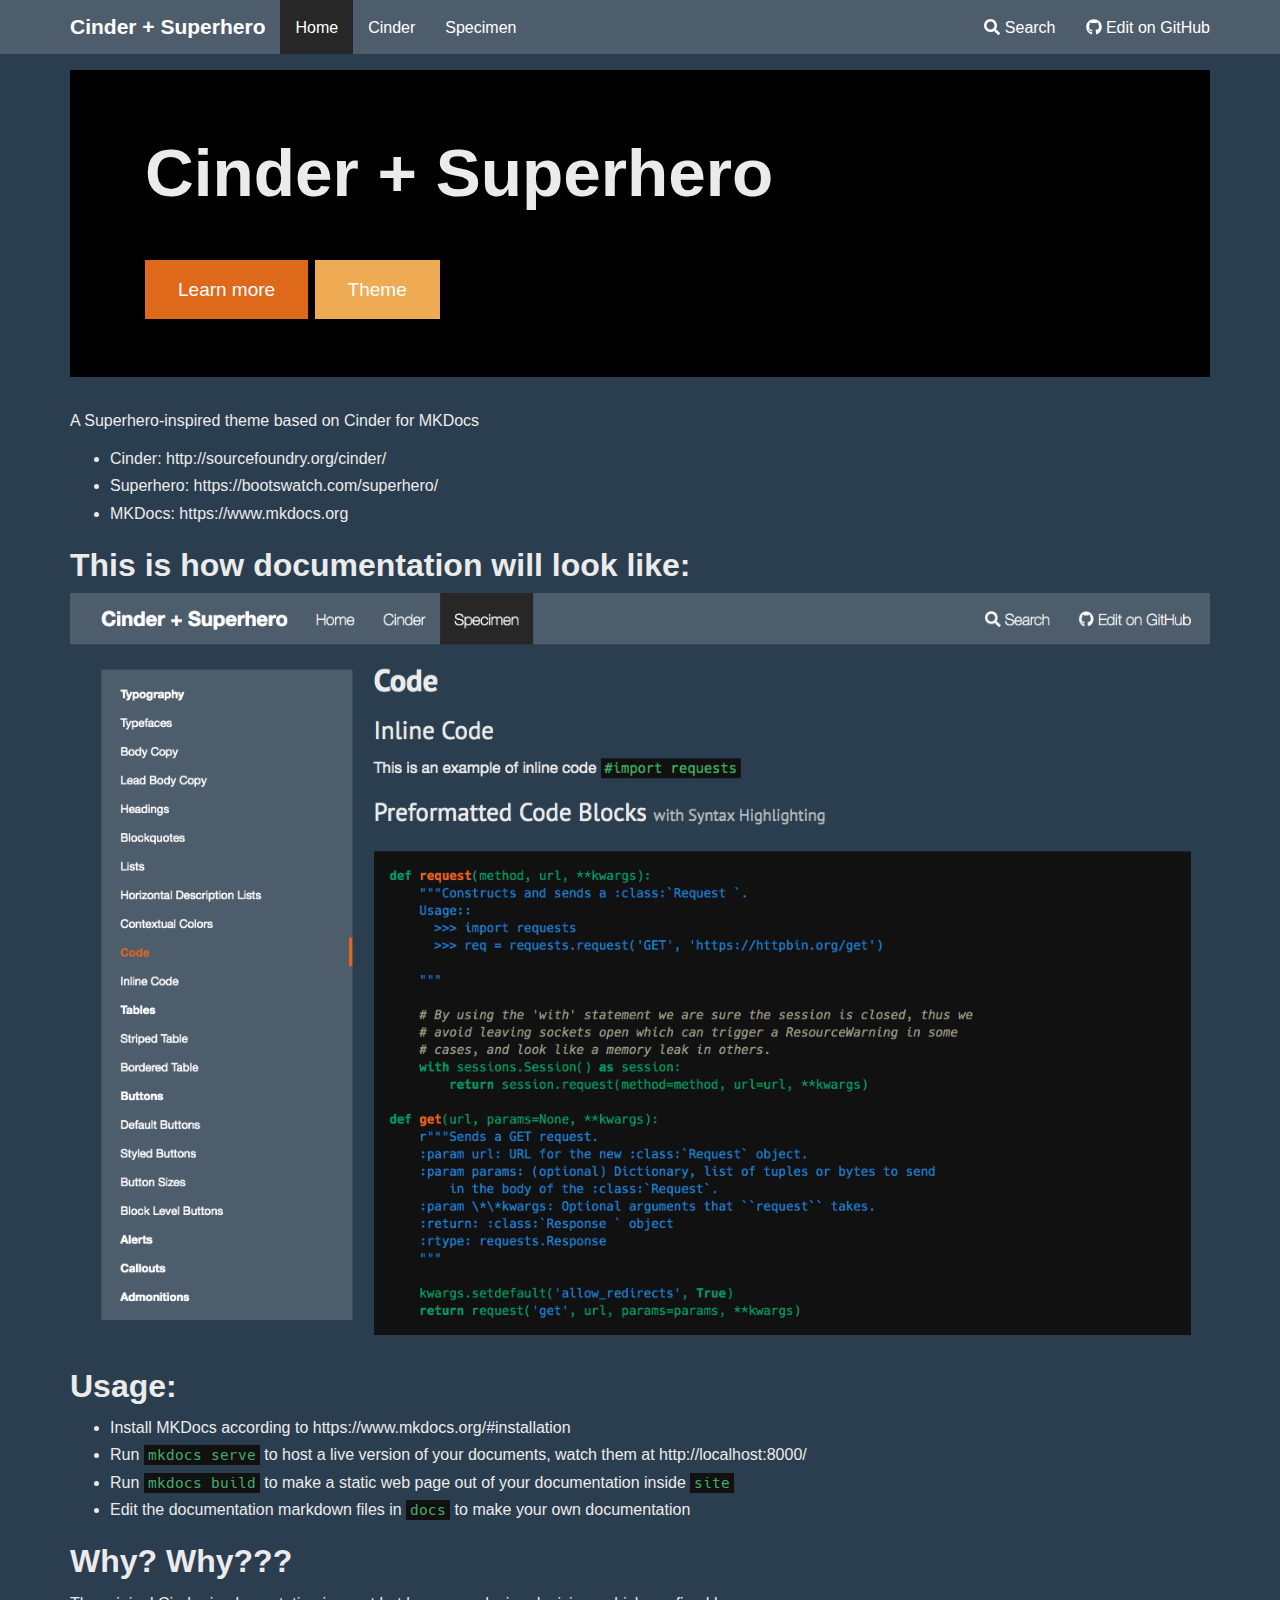
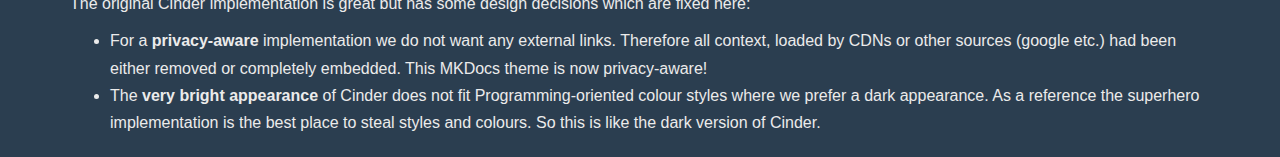
<file: index.html>
<!DOCTYPE html>
<html lang="en">

<head>
    <meta charset="utf-8">
    <meta http-equiv="X-UA-Compatible" content="IE=edge">
    <meta name="viewport" content="width=device-width, initial-scale=1.0">
    <meta name="description" content="A Superhero-modified version of Cinder">
    <meta name="author" content="Christopher Simpkins, Michael Christen">
    
    <link rel="img/favicon.ico">

    
    <title>Home - Cinder + Superhero</title>
    

    <link href="css/hack.min.css" rel="stylesheet">
    <link href="css/bootstrap-custom.css" rel="stylesheet">
    <link href="css/base.css" rel="stylesheet">
    <link href="css/cinder.css" rel="stylesheet">
    <link href="css/highlight.css" rel="stylesheet">

    <!-- HTML5 shim and Respond.js IE8 support of HTML5 elements and media queries -->
    <!--[if lt IE 9]>
            <script src="https://cdn.jsdelivr.net/npm/html5shiv@3.7.3/dist/html5shiv.min.js"></script>
            <script src="https://cdn.jsdelivr.net/npm/respond.js@1.4.2/dest/respond.min.js"></script>
        <![endif]-->

     
</head>

<body class="homepage" >

    <div class="navbar navbar-default navbar-fixed-top" role="navigation">
    <div class="container">

        <!-- Collapsed navigation -->
        <div class="navbar-header">
            <!-- Expander button -->
            <button type="button" class="navbar-toggle" data-toggle="collapse" data-target=".navbar-collapse">
                <span class="sr-only">Toggle navigation</span>
                <span class="icon-bar"></span>
                <span class="icon-bar"></span>
                <span class="icon-bar"></span>
            </button>
            

            <!-- Main title -->

            <a class="navbar-brand" href=".">Cinder + Superhero</a>
        </div>

        <!-- Expanded navigation -->
        <div class="navbar-collapse collapse">
                <!-- Main navigation -->
                <ul class="nav navbar-nav">
                
                
                    <li class="active">
                        <a href=".">Home</a>
                    </li>
                
                
                
                    <li >
                        <a href="cinder/">Cinder</a>
                    </li>
                
                
                
                    <li >
                        <a href="specimen/">Specimen</a>
                    </li>
                
                
                </ul>

            <ul class="nav navbar-nav navbar-right">
                    <li>
                        <a href="#" data-toggle="modal" data-target="#mkdocs_search_modal">
                            <i class="fas fa-search"></i> Search
                        </a>
                    </li>
		    <!--
                    <li class="disabled">
                        <a rel="prev" >
                            <i class="fas fa-arrow-left"></i> Previous
                        </a>
                    </li>
                    <li >
                        <a rel="next" href="cinder/">
                            Next <i class="fas fa-arrow-right"></i>
                        </a>
                    </li>
		    -->
                    <li>
                        <a href="https://github.com/Orbiter/MkDocs-Theme-Cinder-Superhero/edit/master/docs/index.md"><i class="fab fa-github"></i> Edit on GitHub</a>
                    </li>
            </ul>
        </div>
    </div>
</div>

    <div class="container">
        
        
        <div class="col-md-12" role="main">

<div class="jumbotron"><div class="container">
  <h1>Cinder + Superhero</h1>
  <p>&nbsp;</p>
  <p><a class="btn btn-primary btn-lg" href="/cinder/" role="button">Learn more</a>
  <a class="btn btn-warning btn-lg" href="/specimen/" role="button">Theme</a></p>
</div></div>

<p>A Superhero-inspired theme based on Cinder for MKDocs</p>
<ul>
<li>Cinder: http://sourcefoundry.org/cinder/</li>
<li>Superhero: https://bootswatch.com/superhero/</li>
<li>MKDocs: https://www.mkdocs.org</li>
</ul>
<h2 id="this-is-how-documentation-will-look-like">This is how documentation will look like:</h2>
<p><img alt="Screenshot" src="img/screenshot.png" /></p>
<h2 id="usage">Usage:</h2>
<ul>
<li>Install MKDocs according to https://www.mkdocs.org/#installation</li>
<li>Run <code>mkdocs serve</code> to host a live version of your documents, watch them at http://localhost:8000/</li>
<li>Run <code>mkdocs build</code> to make a static web page out of your documentation inside <code>site</code></li>
<li>Edit the documentation markdown files in <code>docs</code> to make your own documentation</li>
</ul>
<h2 id="why-why">Why? Why???</h2>
<p>The original Cinder implementation is great but has some design decisions which are fixed here:</p>
<ul>
<li>For a <strong>privacy-aware</strong> implementation we do not want any external links. Therefore all context, loaded by CDNs or other sources (google etc.) had been either removed or completely embedded. This MKDocs theme is now privacy-aware!</li>
<li>The <strong>very bright appearance</strong> of Cinder does not fit Programming-oriented colour styles where we prefer a dark appearance. As a reference the superhero implementation is the best place to steal styles and colours. So this is like the dark version of Cinder.</li>
</ul></div>
        
        
    </div>

    <footer class="col-md-12 text-center">
        
        <p>
        <!--
	<small>Documentation built with <a href="http://www.mkdocs.org/">MkDocs</a>.</p></small>
	-->

        
        
    </footer>
    <script src="js/jquery.min.js"></script>
    <script src="js/fontawesome-all.js"></script>
    <script src="js/bootstrap-3.0.3.min.js"></script>
    <script src="js/highlight.pack.js"></script>
    <script>hljs.initHighlightingOnLoad();</script>
    <script>var base_url = "."</script>
    
    <script src="js/base.js"></script>
    <script src="search/main.js"></script>

    <div class="modal" id="mkdocs_search_modal" tabindex="-1" role="dialog" aria-labelledby="searchModalLabel" aria-hidden="true">
    <div class="modal-dialog modal-lg">
        <div class="modal-content">
            <div class="modal-header">
                <h4 class="modal-title" id="searchModalLabel">Search</h4>
                <button type="button" class="close" data-dismiss="modal"><span aria-hidden="true">&times;</span><span class="sr-only">Close</span></button>
            </div>
            <div class="modal-body">
                <p>
                    From here you can search these documents. Enter
                    your search terms below.
                </p>
                <form>
                    <div class="form-group">
                        <input type="text" class="form-control" placeholder="Search..." id="mkdocs-search-query" title="Type search term here">
                    </div>
                </form>
                <div id="mkdocs-search-results"></div>
            </div>
            <div class="modal-footer">
            </div>
        </div>
    </div>
</div><div class="modal" id="mkdocs_keyboard_modal" tabindex="-1" role="dialog" aria-labelledby="keyboardModalLabel" aria-hidden="true">
    <div class="modal-dialog">
        <div class="modal-content">
            <div class="modal-header">
                <h4 class="modal-title" id="keyboardModalLabel">Keyboard Shortcuts</h4>
                <button type="button" class="close" data-dismiss="modal"><span aria-hidden="true">&times;</span><span class="sr-only">Close</span></button>
            </div>
            <div class="modal-body">
              <table class="table">
                <thead>
                  <tr>
                    <th style="width: 20%;">Keys</th>
                    <th>Action</th>
                  </tr>
                </thead>
                <tbody>
                  <tr>
                    <td class="help shortcut"><kbd>?</kbd></td>
                    <td>Open this help</td>
                  </tr>
                  <tr>
                    <td class="next shortcut"><kbd>n</kbd></td>
                    <td>Next page</td>
                  </tr>
                  <tr>
                    <td class="prev shortcut"><kbd>p</kbd></td>
                    <td>Previous page</td>
                  </tr>
                  <tr>
                    <td class="search shortcut"><kbd>s</kbd></td>
                    <td>Search</td>
                  </tr>
                </tbody>
              </table>
            </div>
            <div class="modal-footer">
            </div>
        </div>
    </div>
</div>
    </body>

</html>
</file>
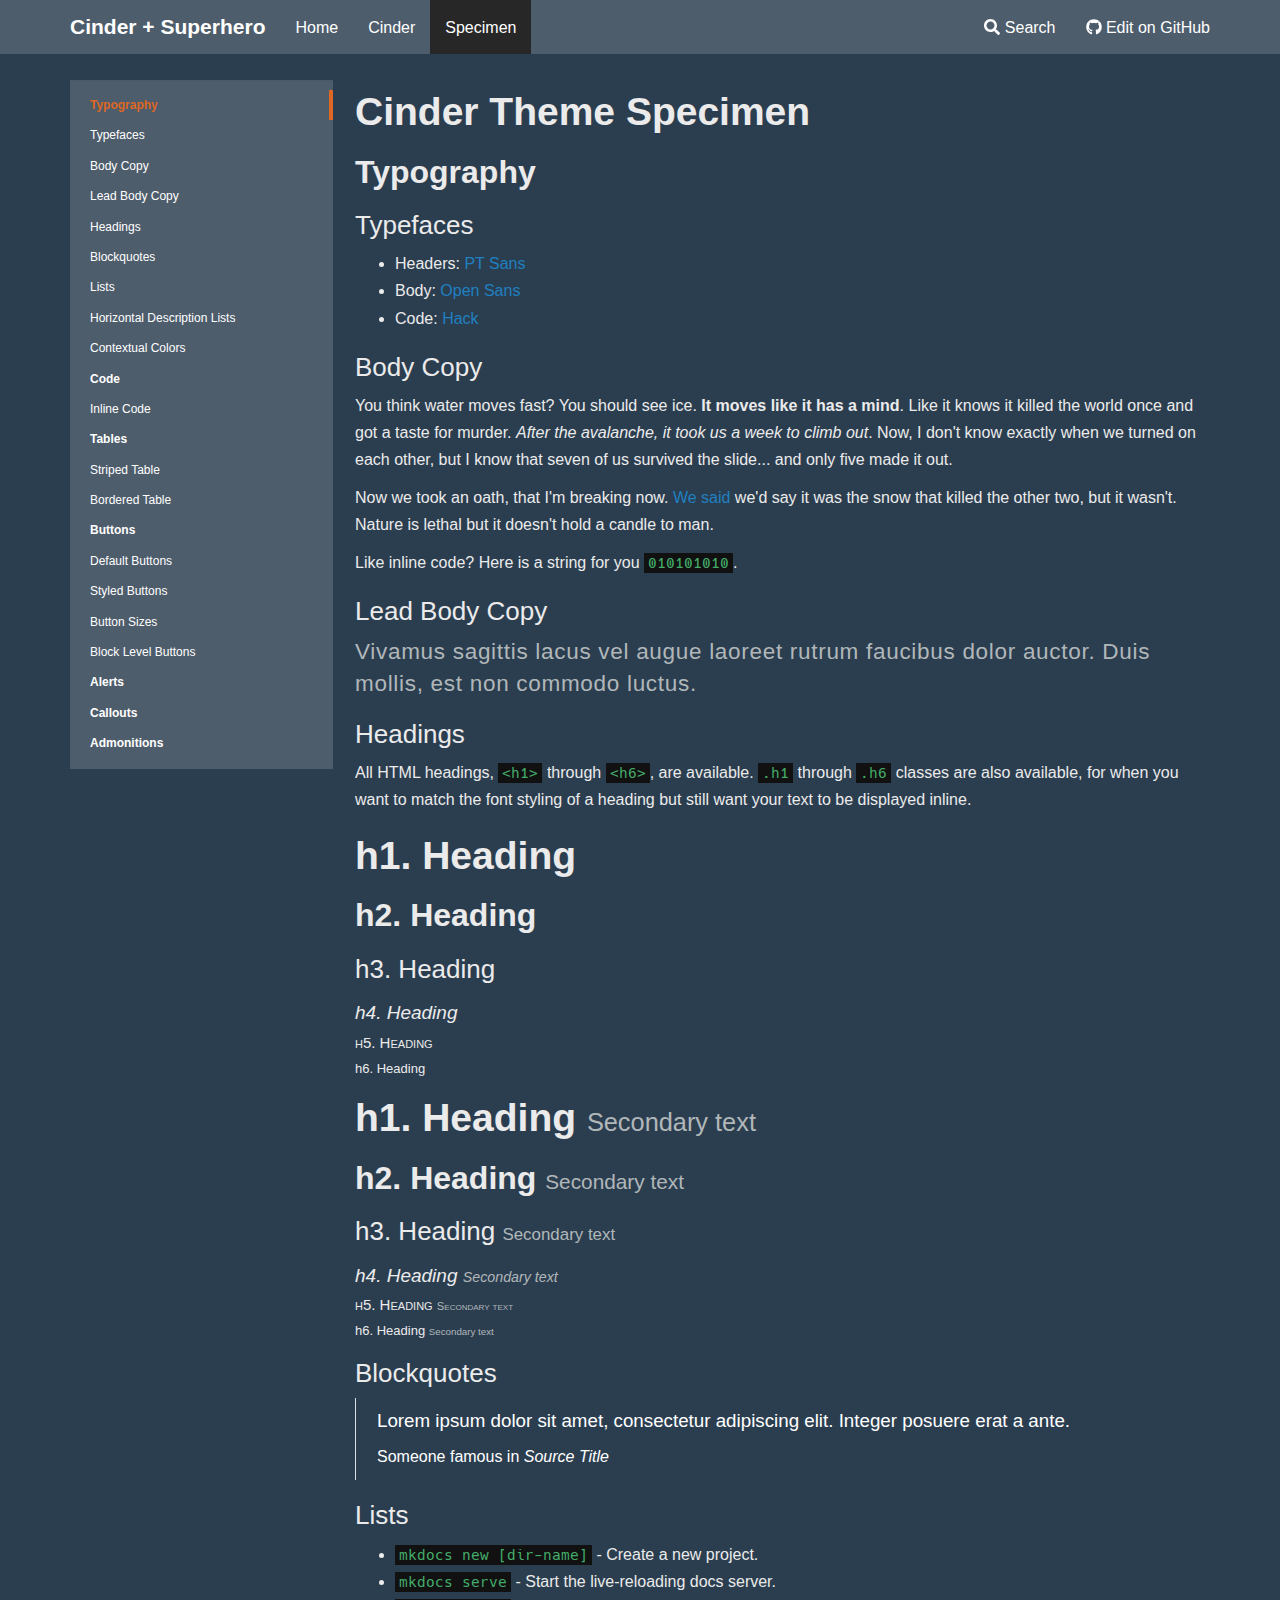
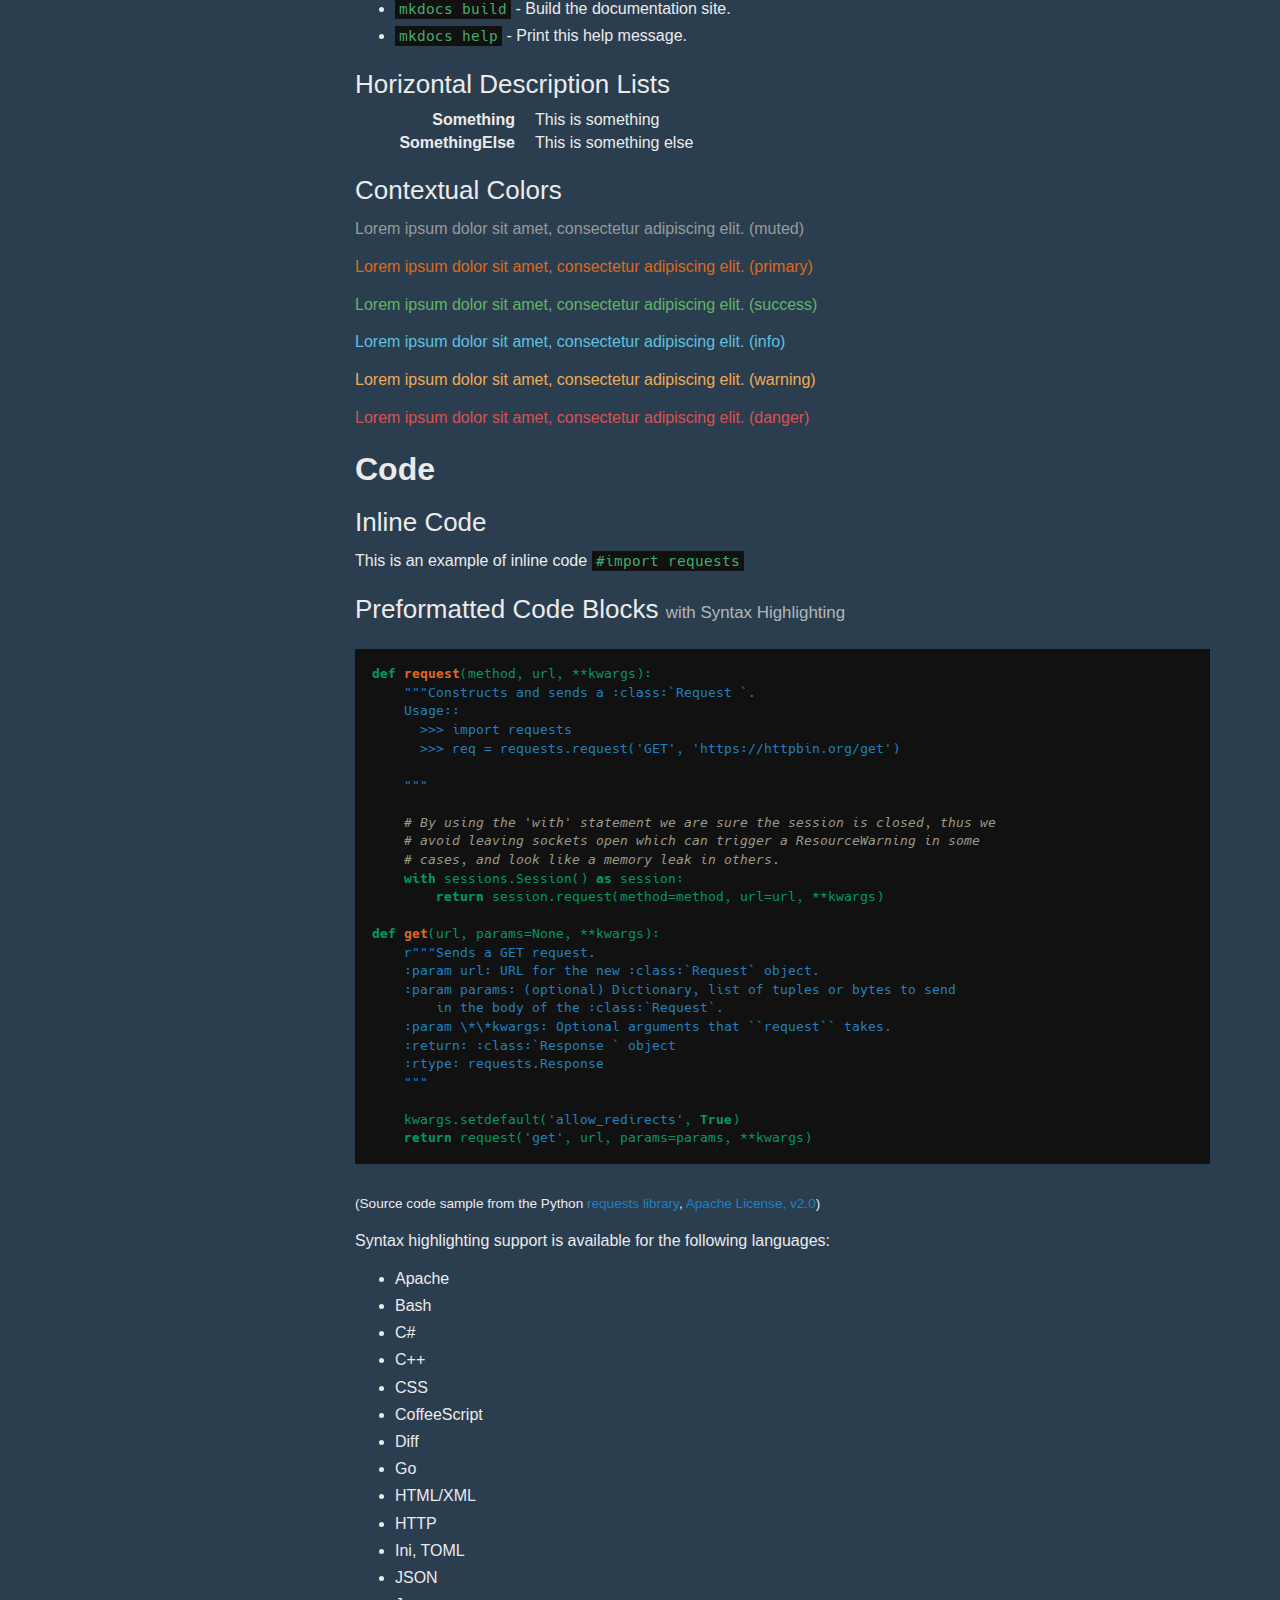
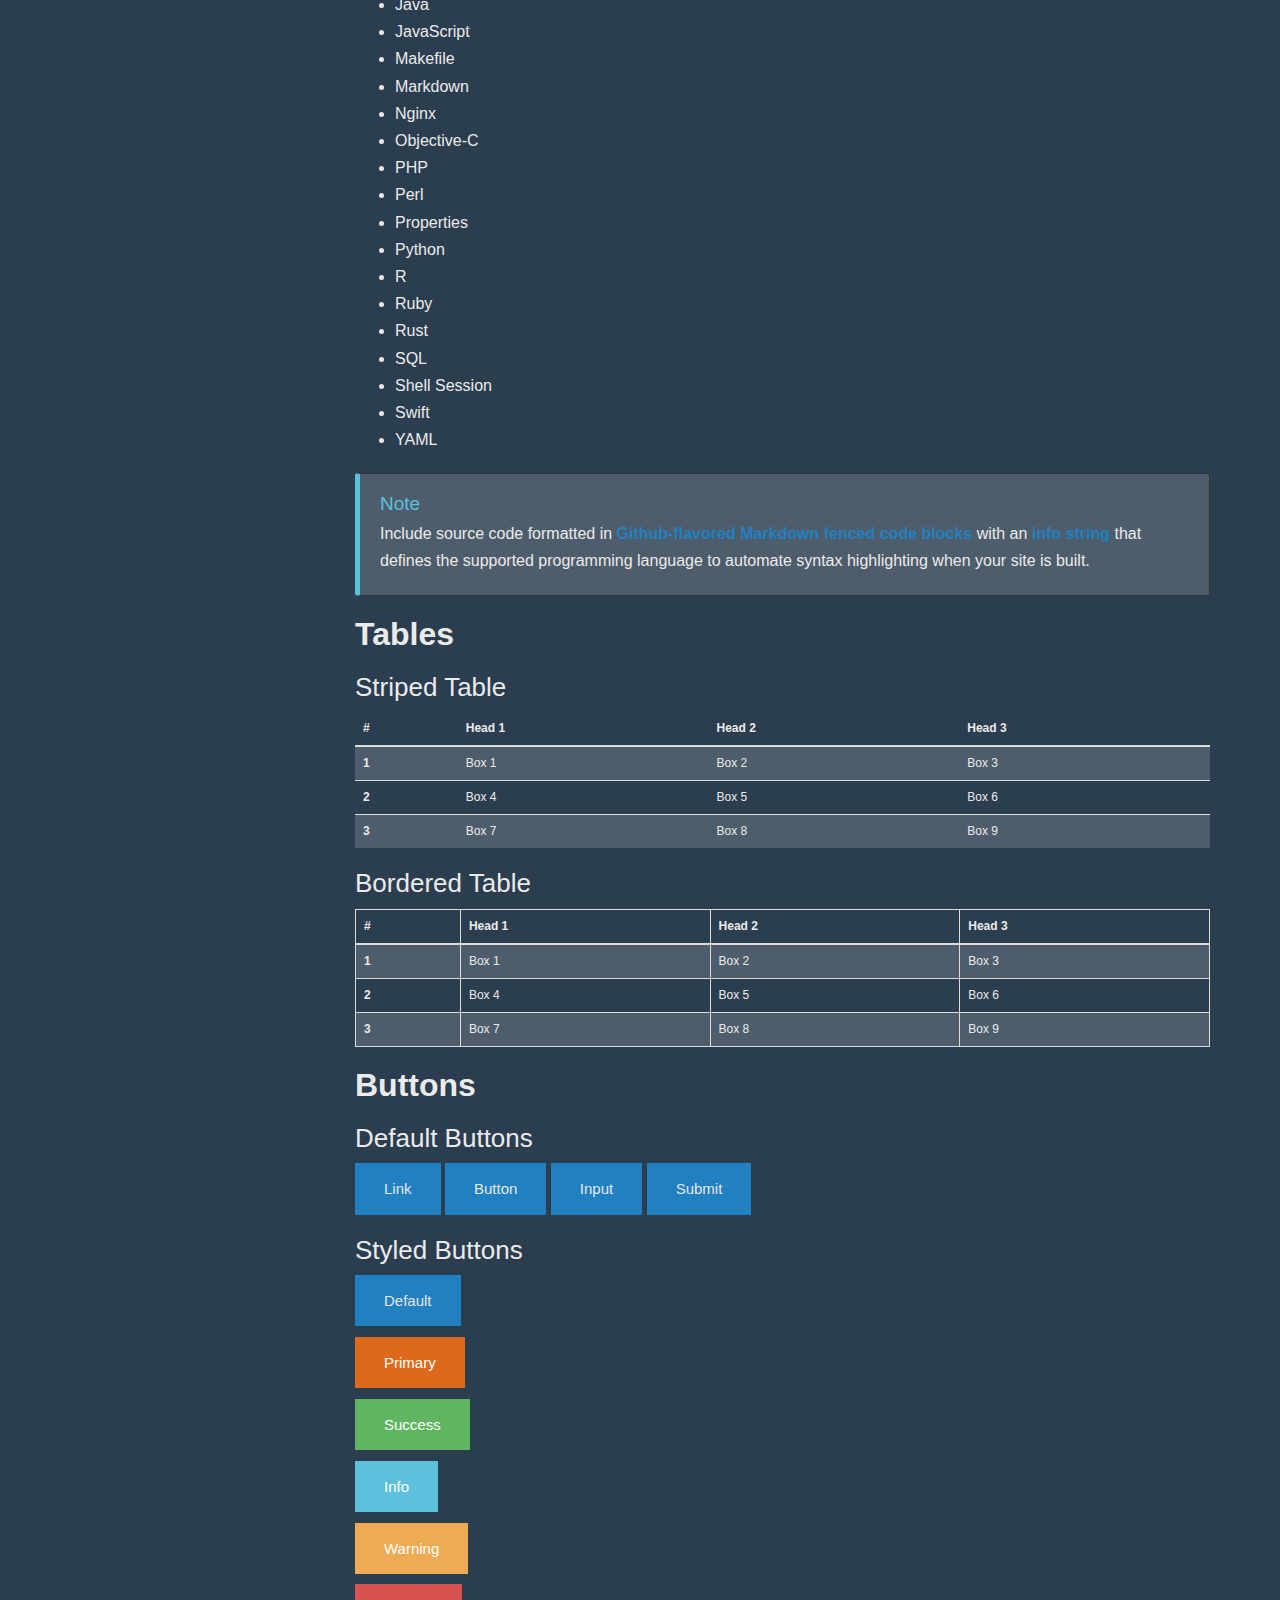
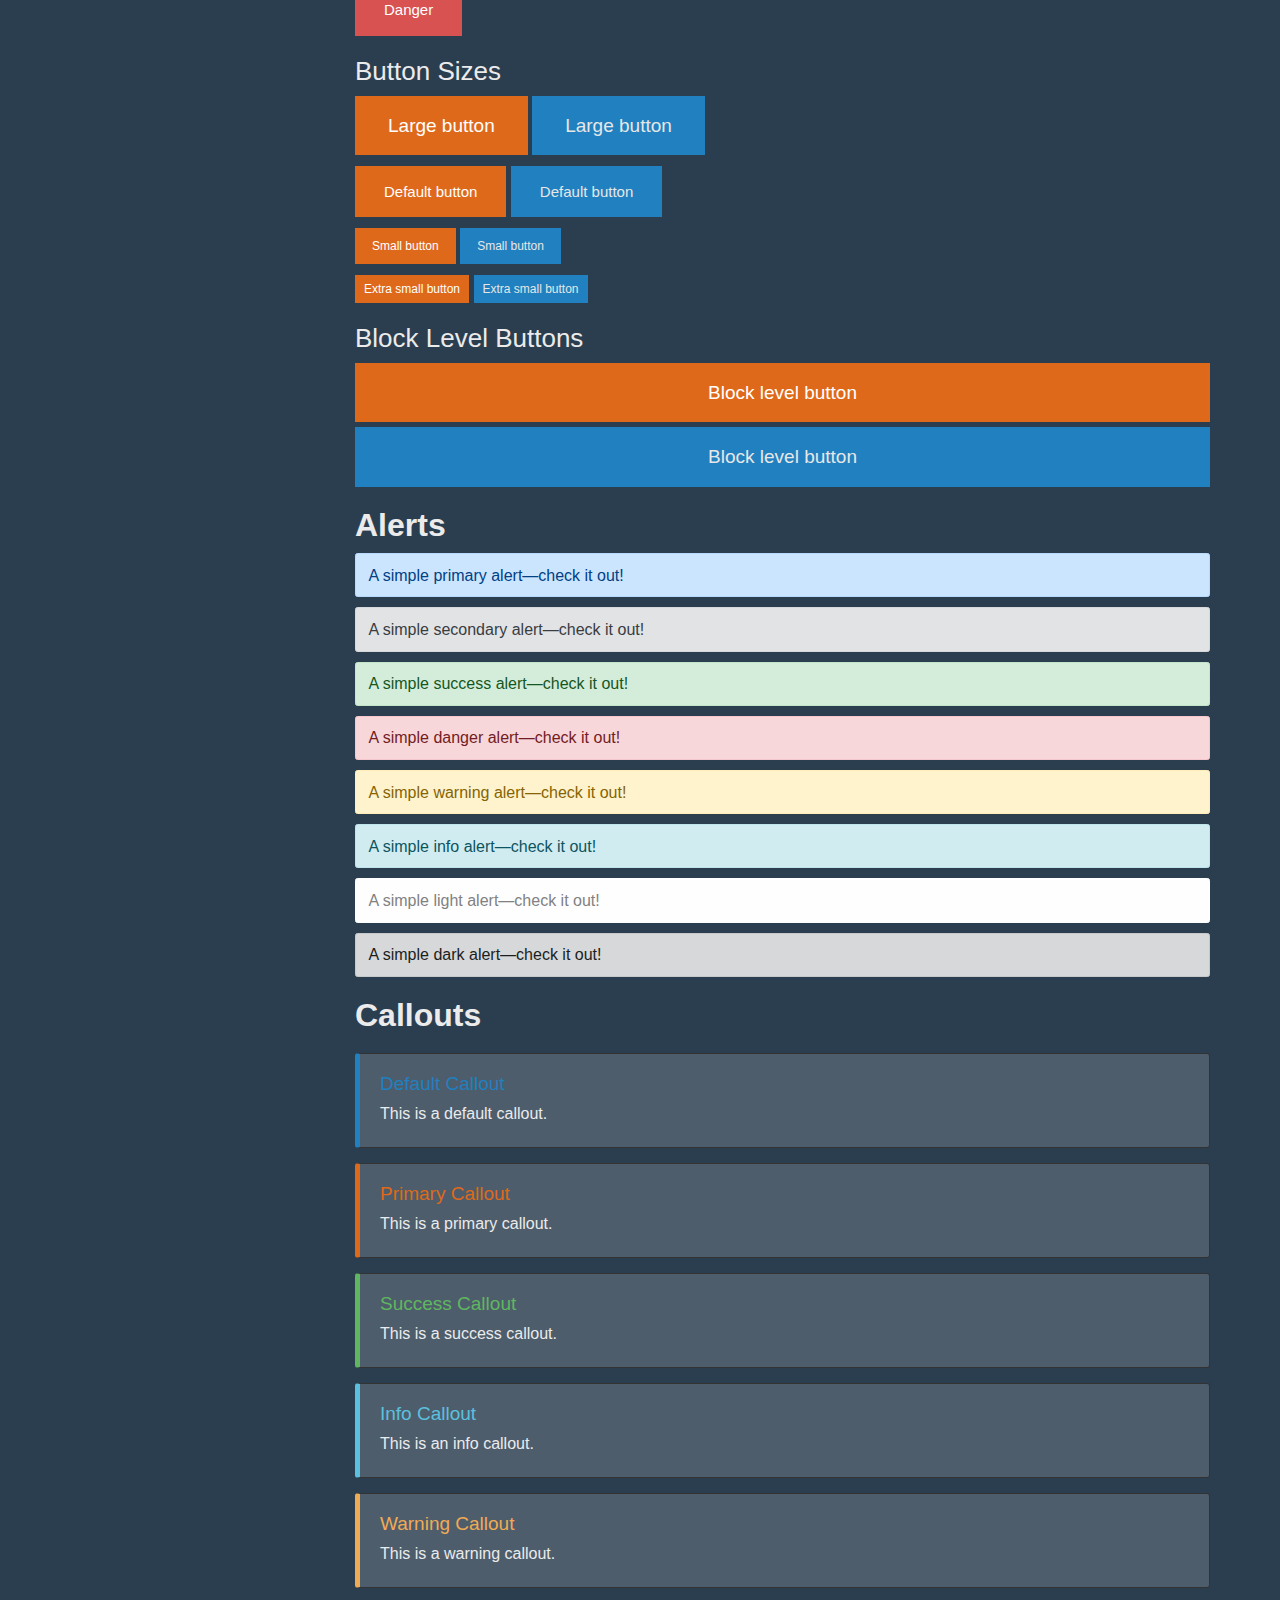
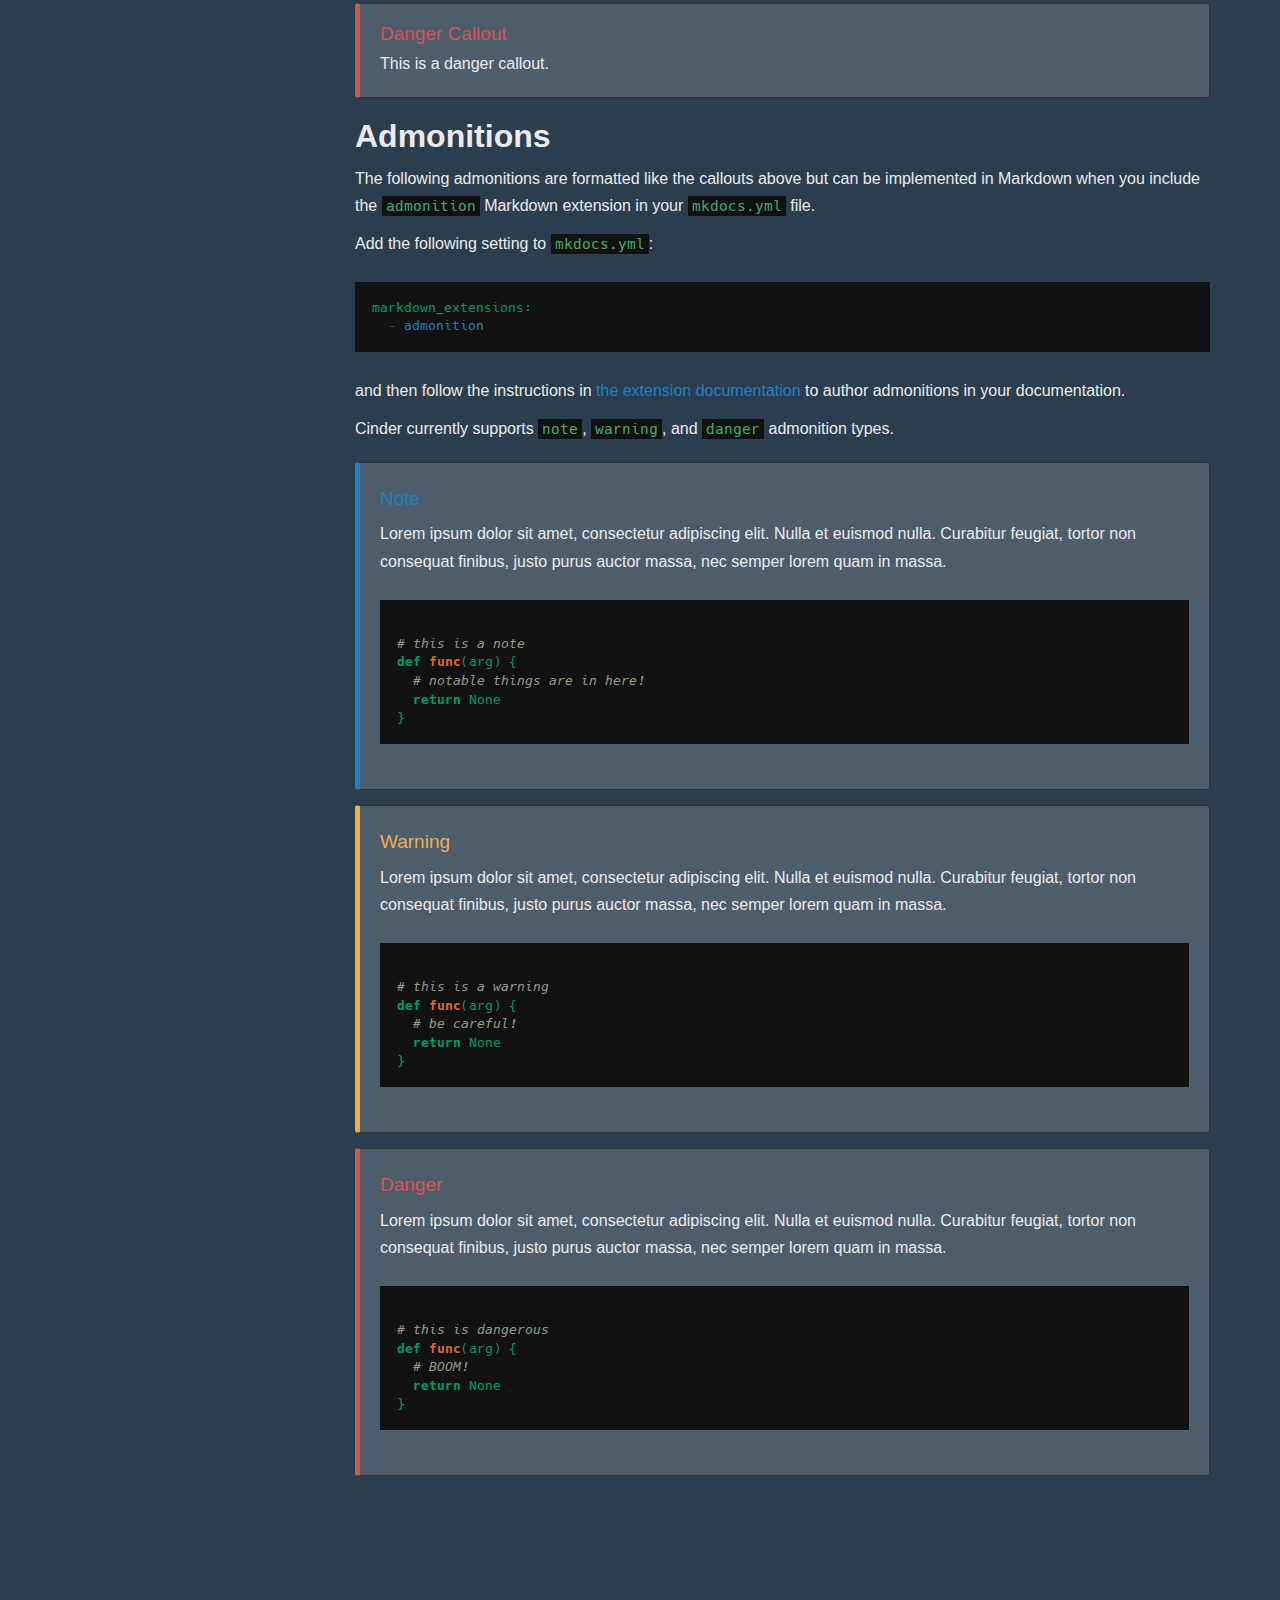
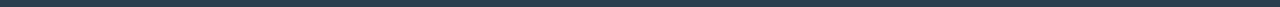
<file: specimen/index.html>
<!DOCTYPE html>
<html lang="en">

<head>
    <meta charset="utf-8">
    <meta http-equiv="X-UA-Compatible" content="IE=edge">
    <meta name="viewport" content="width=device-width, initial-scale=1.0">
    <meta name="description" content="A Superhero-modified version of Cinder">
    <meta name="author" content="Christopher Simpkins, Michael Christen">
    
    <link rel="../img/favicon.ico">

    
    <title>Specimen - Cinder + Superhero</title>
    

    <link href="../css/hack.min.css" rel="stylesheet">
    <link href="../css/bootstrap-custom.css" rel="stylesheet">
    <link href="../css/base.css" rel="stylesheet">
    <link href="../css/cinder.css" rel="stylesheet">
    <link href="../css/highlight.css" rel="stylesheet">

    <!-- HTML5 shim and Respond.js IE8 support of HTML5 elements and media queries -->
    <!--[if lt IE 9]>
            <script src="https://cdn.jsdelivr.net/npm/html5shiv@3.7.3/dist/html5shiv.min.js"></script>
            <script src="https://cdn.jsdelivr.net/npm/respond.js@1.4.2/dest/respond.min.js"></script>
        <![endif]-->

     
</head>

<body>

    <div class="navbar navbar-default navbar-fixed-top" role="navigation">
    <div class="container">

        <!-- Collapsed navigation -->
        <div class="navbar-header">
            <!-- Expander button -->
            <button type="button" class="navbar-toggle" data-toggle="collapse" data-target=".navbar-collapse">
                <span class="sr-only">Toggle navigation</span>
                <span class="icon-bar"></span>
                <span class="icon-bar"></span>
                <span class="icon-bar"></span>
            </button>
            

            <!-- Main title -->

            <a class="navbar-brand" href="..">Cinder + Superhero</a>
        </div>

        <!-- Expanded navigation -->
        <div class="navbar-collapse collapse">
                <!-- Main navigation -->
                <ul class="nav navbar-nav">
                
                
                    <li >
                        <a href="..">Home</a>
                    </li>
                
                
                
                    <li >
                        <a href="../cinder/">Cinder</a>
                    </li>
                
                
                
                    <li class="active">
                        <a href="./">Specimen</a>
                    </li>
                
                
                </ul>

            <ul class="nav navbar-nav navbar-right">
                    <li>
                        <a href="#" data-toggle="modal" data-target="#mkdocs_search_modal">
                            <i class="fas fa-search"></i> Search
                        </a>
                    </li>
		    <!--
                    <li >
                        <a rel="prev" href="../cinder/">
                            <i class="fas fa-arrow-left"></i> Previous
                        </a>
                    </li>
                    <li class="disabled">
                        <a rel="next" >
                            Next <i class="fas fa-arrow-right"></i>
                        </a>
                    </li>
		    -->
                    <li>
                        <a href="https://github.com/Orbiter/MkDocs-Theme-Cinder-Superhero/edit/master/docs/specimen.md"><i class="fab fa-github"></i> Edit on GitHub</a>
                    </li>
            </ul>
        </div>
    </div>
</div>

    <div class="container">
        
        
        <div class="col-md-3"><div class="bs-sidebar hidden-print affix well" role="complementary">
    <ul class="nav bs-sidenav">
        <li class="first-level active"><a href="#typography">Typography</a></li>
            <li class="second-level"><a href="#typefaces">Typefaces</a></li>
                
            <li class="second-level"><a href="#body-copy">Body Copy</a></li>
                
            <li class="second-level"><a href="#lead-body-copy">Lead Body Copy</a></li>
                
            <li class="second-level"><a href="#headings">Headings</a></li>
                
            <li class="second-level"><a href="#blockquotes">Blockquotes</a></li>
                
            <li class="second-level"><a href="#lists">Lists</a></li>
                
            <li class="second-level"><a href="#horizontal-description-lists">Horizontal Description Lists</a></li>
                
            <li class="second-level"><a href="#contextual-colors">Contextual Colors</a></li>
                
        <li class="first-level "><a href="#code">Code</a></li>
            <li class="second-level"><a href="#inline-code">Inline Code</a></li>
                
        <li class="first-level "><a href="#tables">Tables</a></li>
            <li class="second-level"><a href="#striped-table">Striped Table</a></li>
                
            <li class="second-level"><a href="#bordered-table">Bordered Table</a></li>
                
        <li class="first-level "><a href="#buttons">Buttons</a></li>
            <li class="second-level"><a href="#default-buttons">Default Buttons</a></li>
                
            <li class="second-level"><a href="#styled-buttons">Styled Buttons</a></li>
                
            <li class="second-level"><a href="#button-sizes">Button Sizes</a></li>
                
            <li class="second-level"><a href="#block-level-buttons">Block Level Buttons</a></li>
                
        <li class="first-level "><a href="#alerts">Alerts</a></li>
        <li class="first-level "><a href="#callouts">Callouts</a></li>
        <li class="first-level "><a href="#admonitions">Admonitions</a></li>
    </ul>
</div></div>
        <div class="col-md-9" role="main">

<h1>Cinder Theme Specimen</h1>

<h2 id="typography">Typography</h2>
<h3 id="typefaces">Typefaces</h3>
<ul>
<li>Headers: <a href="https://www.google.com/fonts/specimen/PT+Sans">PT Sans</a></li>
<li>Body: <a href="https://www.google.com/fonts/specimen/Open+Sans">Open Sans</a></li>
<li>Code: <a href="http://sourcefoundry.org/hack/">Hack</a></li>
</ul>
<h3 id="body-copy">Body Copy</h3>
<p>You think water moves fast? You should see ice. <strong>It moves like it has a mind</strong>. Like it knows it killed the world once and got a taste for murder. <em>After the avalanche, it took us a week to climb out</em>. Now, I don't know exactly when we turned on each other, but I know that seven of us survived the slide... and only five made it out.</p>
<p>Now we took an oath, that I'm breaking now. <a href="#">We said</a> we'd say it was the snow that killed the other two, but it wasn't.  Nature is lethal but it doesn't hold a candle to man.</p>
<p>Like inline code?  Here is a string for you <code>010101010</code>.</p>
<h3 id="lead-body-copy">Lead Body Copy</h3>
<p class="lead">Vivamus sagittis lacus vel augue laoreet rutrum faucibus dolor auctor. Duis mollis, est non commodo luctus.</p>

<h3 id="headings">Headings</h3>
<p>All HTML headings, <code>&lt;h1&gt;</code> through <code>&lt;h6&gt;</code>, are available. <code>.h1</code> through <code>.h6</code> classes are also available, for when you want to match the font styling of a heading but still want your text to be displayed inline.</p>
<h1>h1. Heading</h1>

<h2>h2. Heading</h2>

<h3>h3. Heading</h3>

<h4>h4. Heading</h4>

<h5>h5. Heading</h5>

<h6>h6. Heading</h6>

<h1>h1. Heading <small>Secondary text</small></h1>

<h2>h2. Heading <small>Secondary text</small></h2>

<h3>h3. Heading <small>Secondary text</small></h3>

<h4>h4. Heading <small>Secondary text</small></h4>

<h5>h5. Heading <small>Secondary text</small></h5>

<h6>h6. Heading <small>Secondary text</small></h6>

<h3 id="blockquotes">Blockquotes</h3>
<blockquote>
  <p>Lorem ipsum dolor sit amet, consectetur adipiscing elit. Integer posuere erat a ante.</p>
  <footer>Someone famous in <cite title="Source Title">Source Title</cite></footer>
</blockquote>

<h3 id="lists">Lists</h3>
<ul>
<li><code>mkdocs new [dir-name]</code> - Create a new project.</li>
<li><code>mkdocs serve</code> - Start the live-reloading docs server.</li>
<li><code>mkdocs build</code> - Build the documentation site.</li>
<li><code>mkdocs help</code> - Print this help message.</li>
</ul>
<h3 id="horizontal-description-lists">Horizontal Description Lists</h3>
<dl class="dl-horizontal">
  <dt>Something</dt>
  <dd>This is something</dd>
  <dt>SomethingElse</dt>
  <dd>This is something else</dd>
</dl>

<h3 id="contextual-colors">Contextual Colors</h3>
<p class="text-muted">Lorem ipsum dolor sit amet, consectetur adipiscing elit. (muted)</p>

<p class="text-primary">Lorem ipsum dolor sit amet, consectetur adipiscing elit. (primary)</p>

<p class="text-success">Lorem ipsum dolor sit amet, consectetur adipiscing elit. (success)</p>

<p class="text-info">Lorem ipsum dolor sit amet, consectetur adipiscing elit. (info)</p>

<p class="text-warning">Lorem ipsum dolor sit amet, consectetur adipiscing elit. (warning)</p>

<p class="text-danger">Lorem ipsum dolor sit amet, consectetur adipiscing elit. (danger)</p>

<h2 id="code">Code</h2>
<h3 id="inline-code">Inline Code</h3>
<p>This is an example of inline code <code>#import requests</code></p>
<h3>Preformatted Code Blocks <small>with Syntax Highlighting</small></h3>

<pre><code class="python">def request(method, url, **kwargs):
    """Constructs and sends a :class:`Request <Request>`.
    Usage::
      >>> import requests
      >>> req = requests.request('GET', 'https://httpbin.org/get')
      <Response [200]>
    """

    # By using the 'with' statement we are sure the session is closed, thus we
    # avoid leaving sockets open which can trigger a ResourceWarning in some
    # cases, and look like a memory leak in others.
    with sessions.Session() as session:
        return session.request(method=method, url=url, **kwargs)

def get(url, params=None, **kwargs):
    r"""Sends a GET request.
    :param url: URL for the new :class:`Request` object.
    :param params: (optional) Dictionary, list of tuples or bytes to send
        in the body of the :class:`Request`.
    :param \*\*kwargs: Optional arguments that ``request`` takes.
    :return: :class:`Response <Response>` object
    :rtype: requests.Response
    """

    kwargs.setdefault('allow_redirects', True)
    return request('get', url, params=params, **kwargs)
</code></pre>

<div id="language-support"></div>

<p><small>(Source code sample from the Python <a href="https://github.com/requests/requests">requests library</a>, <a href="https://github.com/requests/requests/blob/master/LICENSE">Apache License, v2.0</a>)</small></p>
<p>Syntax highlighting support is available for the following languages:</p>
<ul>
<li>Apache</li>
<li>Bash</li>
<li>C#</li>
<li>C++</li>
<li>CSS</li>
<li>CoffeeScript</li>
<li>Diff</li>
<li>Go</li>
<li>HTML/XML</li>
<li>HTTP</li>
<li>Ini, TOML</li>
<li>JSON</li>
<li>Java</li>
<li>JavaScript</li>
<li>Makefile</li>
<li>Markdown</li>
<li>Nginx</li>
<li>Objective-C</li>
<li>PHP</li>
<li>Perl</li>
<li>Properties</li>
<li>Python</li>
<li>R</li>
<li>Ruby</li>
<li>Rust</li>
<li>SQL</li>
<li>Shell Session</li>
<li>Swift</li>
<li>YAML</li>
</ul>
<div class="bs-callout bs-callout-info">
  <h4>Note</h4>
  Include source code formatted in <a href="https://github.github.com/gfm/#fenced-code-blocks" class="alert-link">Github-flavored Markdown fenced code blocks</a> with an <a href="https://github.github.com/gfm/#info-string" class="alert-link">info string</a> that defines the supported programming language to automate syntax highlighting when your site is built.
</div>

<h2 id="tables">Tables</h2>
<h3 id="striped-table">Striped Table</h3>
<table class="table table-striped">
  <thead>
      <tr>
        <th>#</th>
        <th>Head 1</th>
        <th>Head 2</th>
        <th>Head 3</th>
      </tr>
      </thead>
      <tbody>
      <tr>
        <th scope="row">1</th>
        <td>Box 1</td>
        <td>Box 2</td>
        <td>Box 3</td>
      </tr>
        <tr>
        <th scope="row">2</th>
        <td>Box 4</td>
        <td>Box 5</td>
        <td>Box 6</td>
      </tr>
      <tr>
        <th scope="row">3</th>
        <td>Box 7</td>
        <td>Box 8</td>
        <td>Box 9</td>
      </tr>
  </tbody>
</table>

<h3 id="bordered-table">Bordered Table</h3>
<table class="table table-bordered">
  <thead>
      <tr>
        <th>#</th>
        <th>Head 1</th>
        <th>Head 2</th>
        <th>Head 3</th>
      </tr>
      </thead>
      <tbody>
      <tr>
        <th scope="row">1</th>
        <td>Box 1</td>
        <td>Box 2</td>
        <td>Box 3</td>
      </tr>
        <tr>
        <th scope="row">2</th>
        <td>Box 4</td>
        <td>Box 5</td>
        <td>Box 6</td>
      </tr>
      <tr>
        <th scope="row">3</th>
        <td>Box 7</td>
        <td>Box 8</td>
        <td>Box 9</td>
      </tr>
  </tbody>
</table>

<h2 id="buttons">Buttons</h2>
<h3 id="default-buttons">Default Buttons</h3>
<p><a class="btn btn-default" href="#" role="button">Link</a>
<button class="btn btn-default" type="submit">Button</button>
<input class="btn btn-default" type="button" value="Input">
<input class="btn btn-default" type="submit" value="Submit"></p>
<h3 id="styled-buttons">Styled Buttons</h3>
<!-- Standard button -->

<p><button type="button" class="btn btn-default">Default</button></p>
<!-- Provides extra visual weight and identifies the primary action in a set of buttons -->

<p><button type="button" class="btn btn-primary">Primary</button></p>
<!-- Indicates a successful or positive action -->

<p><button type="button" class="btn btn-success">Success</button></p>
<!-- Contextual button for informational alert messages -->

<p><button type="button" class="btn btn-info">Info</button></p>
<!-- Indicates caution should be taken with this action -->

<p><button type="button" class="btn btn-warning">Warning</button></p>
<!-- Indicates a dangerous or potentially negative action -->

<p><button type="button" class="btn btn-danger">Danger</button></p>
<h3 id="button-sizes">Button Sizes</h3>
<p>
  <button type="button" class="btn btn-primary btn-lg">Large button</button>
  <button type="button" class="btn btn-default btn-lg">Large button</button>
</p>

<p>
  <button type="button" class="btn btn-primary">Default button</button>
  <button type="button" class="btn btn-default">Default button</button>
</p>

<p>
  <button type="button" class="btn btn-primary btn-sm">Small button</button>
  <button type="button" class="btn btn-default btn-sm">Small button</button>
</p>

<p>
  <button type="button" class="btn btn-primary btn-xs">Extra small button</button>
  <button type="button" class="btn btn-default btn-xs">Extra small button</button>
</p>

<h3 id="block-level-buttons">Block Level Buttons</h3>
<p><button type="button" class="btn btn-primary btn-lg btn-block">Block level button</button>
<button type="button" class="btn btn-default btn-lg btn-block">Block level button</button></p>
<h2 id="alerts">Alerts</h2>
<div class="alert alert-primary" role="alert">
  A simple primary alert—check it out!
</div>

<div class="alert alert-secondary" role="alert">
  A simple secondary alert—check it out!
</div>

<div class="alert alert-success" role="alert">
  A simple success alert—check it out!
</div>

<div class="alert alert-danger" role="alert">
  A simple danger alert—check it out!
</div>

<div class="alert alert-warning" role="alert">
  A simple warning alert—check it out!
</div>

<div class="alert alert-info" role="alert">
  A simple info alert—check it out!
</div>

<div class="alert alert-light" role="alert">
  A simple light alert—check it out!
</div>

<div class="alert alert-dark" role="alert">
  A simple dark alert—check it out!
</div>

<h2 id="callouts">Callouts</h2>
<div class="bs-callout bs-callout-default">
  <h4>Default Callout</h4>
  This is a default callout.
</div>

<div class="bs-callout bs-callout-primary">
  <h4>Primary Callout</h4>
  This is a primary callout.
</div>

<div class="bs-callout bs-callout-success">
  <h4>Success Callout</h4>
  This is a success callout.
</div>

<div class="bs-callout bs-callout-info">
  <h4>Info Callout</h4>
  This is an info callout.
</div>

<div class="bs-callout bs-callout-warning">
  <h4>Warning Callout</h4>
  This is a warning callout.
</div>

<div class="bs-callout bs-callout-danger">
  <h4>Danger Callout</h4>
  This is a danger callout.
</div>

<h2 id="admonitions">Admonitions</h2>
<p>The following admonitions are formatted like the callouts above but can be implemented in Markdown when you include the <code>admonition</code> Markdown extension in your <code>mkdocs.yml</code> file.  </p>
<p>Add the following setting to <code>mkdocs.yml</code>:</p>
<pre><code class="yaml">markdown_extensions:
  - admonition
</code></pre>

<p>and then follow the instructions in <a href="https://python-markdown.github.io/extensions/admonition/">the extension documentation</a> to author admonitions in your documentation.</p>
<p>Cinder currently supports <code>note</code>, <code>warning</code>, and <code>danger</code> admonition types.</p>
<div class="admonition note">
<p class="admonition-title">Note</p>
<p>Lorem ipsum dolor sit amet, consectetur adipiscing elit. Nulla et euismod
nulla. Curabitur feugiat, tortor non consequat finibus, justo purus auctor
massa, nec semper lorem quam in massa.</p>
<p><pre><code>
# this is a note
def func(arg) {
  # notable things are in here!
  return None
}
</code></pre></p>
</div>
<div class="admonition warning">
<p class="admonition-title">Warning</p>
<p>Lorem ipsum dolor sit amet, consectetur adipiscing elit. Nulla et euismod
nulla. Curabitur feugiat, tortor non consequat finibus, justo purus auctor
massa, nec semper lorem quam in massa.</p>
<p><pre><code>
# this is a warning
def func(arg) {
  # be careful!
  return None
}
</code></pre></p>
</div>
<div class="admonition danger">
<p class="admonition-title">Danger</p>
<p>Lorem ipsum dolor sit amet, consectetur adipiscing elit. Nulla et euismod
nulla. Curabitur feugiat, tortor non consequat finibus, justo purus auctor
massa, nec semper lorem quam in massa.</p>
<p><pre><code>
# this is dangerous
def func(arg) {
  # BOOM!
  return None
}
</code></pre></p>
</div></div>
        
        
    </div>

    <footer class="col-md-12 text-center">
        
        <p>
        <!--
	<small>Documentation built with <a href="http://www.mkdocs.org/">MkDocs</a>.</p></small>
	-->

        
        
    </footer>
    <script src="../js/jquery.min.js"></script>
    <script src="../js/fontawesome-all.js"></script>
    <script src="../js/bootstrap-3.0.3.min.js"></script>
    <script src="../js/highlight.pack.js"></script>
    <script>hljs.initHighlightingOnLoad();</script>
    <script>var base_url = ".."</script>
    
    <script src="../js/base.js"></script>
    <script src="../search/main.js"></script>

    <div class="modal" id="mkdocs_search_modal" tabindex="-1" role="dialog" aria-labelledby="searchModalLabel" aria-hidden="true">
    <div class="modal-dialog modal-lg">
        <div class="modal-content">
            <div class="modal-header">
                <h4 class="modal-title" id="searchModalLabel">Search</h4>
                <button type="button" class="close" data-dismiss="modal"><span aria-hidden="true">&times;</span><span class="sr-only">Close</span></button>
            </div>
            <div class="modal-body">
                <p>
                    From here you can search these documents. Enter
                    your search terms below.
                </p>
                <form>
                    <div class="form-group">
                        <input type="text" class="form-control" placeholder="Search..." id="mkdocs-search-query" title="Type search term here">
                    </div>
                </form>
                <div id="mkdocs-search-results"></div>
            </div>
            <div class="modal-footer">
            </div>
        </div>
    </div>
</div><div class="modal" id="mkdocs_keyboard_modal" tabindex="-1" role="dialog" aria-labelledby="keyboardModalLabel" aria-hidden="true">
    <div class="modal-dialog">
        <div class="modal-content">
            <div class="modal-header">
                <h4 class="modal-title" id="keyboardModalLabel">Keyboard Shortcuts</h4>
                <button type="button" class="close" data-dismiss="modal"><span aria-hidden="true">&times;</span><span class="sr-only">Close</span></button>
            </div>
            <div class="modal-body">
              <table class="table">
                <thead>
                  <tr>
                    <th style="width: 20%;">Keys</th>
                    <th>Action</th>
                  </tr>
                </thead>
                <tbody>
                  <tr>
                    <td class="help shortcut"><kbd>?</kbd></td>
                    <td>Open this help</td>
                  </tr>
                  <tr>
                    <td class="next shortcut"><kbd>n</kbd></td>
                    <td>Next page</td>
                  </tr>
                  <tr>
                    <td class="prev shortcut"><kbd>p</kbd></td>
                    <td>Previous page</td>
                  </tr>
                  <tr>
                    <td class="search shortcut"><kbd>s</kbd></td>
                    <td>Search</td>
                  </tr>
                </tbody>
              </table>
            </div>
            <div class="modal-footer">
            </div>
        </div>
    </div>
</div>
    </body>

</html>
</file>
<file: css/base.css>
body {
    padding-top: 70px;
}

h1[id]:before, h2[id]:before, h3[id]:before, h4[id]:before, h5[id]:before, h6[id]:before {
    content: "";
    display: block;
    margin-top: -75px;
    height: 75px;
}

p > img {
    max-width: 100%;
    height: auto;
}

ul.nav li.first-level {
    font-weight: bold;
}

ul.nav li.third-level {
    padding-left: 12px;
}

div.col-md-3 {
    padding-left: 0;
}

div.col-md-9 {
    padding-bottom: 100px;
}

div.source-links {
    float: right;
}

/*
 * Side navigation
 *
 * Scrollspy and affixed enhanced navigation to highlight sections and secondary
 * sections of docs content.
 */

/* By default it's not affixed in mobile views, so undo that */
.bs-sidebar.affix {
    position: static;
}

.bs-sidebar.well {
    padding: 0;
}

/* First level of nav */
.bs-sidenav {
    margin-top: 30px;
    margin-bottom: 30px;
    padding-top:    10px;
    padding-bottom: 10px;
    border-radius: 5px;
}

/* All levels of nav */
.bs-sidebar .nav > li > a {
    display: block;
    padding: 5px 20px;
    z-index: 1;
}
.bs-sidebar .nav > li > a:hover,
.bs-sidebar .nav > li > a:focus {
    color: #404040;
    text-decoration: none;
    border-right: 1px solid;
}
.bs-sidebar .nav > .active > a,
.bs-sidebar .nav > .active:hover > a,
.bs-sidebar .nav > .active:focus > a {
    color: #DE6724;
    font-weight: bold;
    background-color: transparent;
    border-right: 4px solid;
}

/* Nav: second level (shown on .active) */
.bs-sidebar .nav .nav {
    display: none; /* Hide by default, but at >768px, show it */
    margin-bottom: 8px;
}
.bs-sidebar .nav .nav > li > a {
    padding-top:    3px;
    padding-bottom: 3px;
    padding-left: 30px;
    font-size: 90%;
}

/* Show and affix the side nav when space allows it */
@media (min-width: 992px) {
    .bs-sidebar .nav > .active > ul {
        display: block;
    }
    /* Widen the fixed sidebar */
    .bs-sidebar.affix,
    .bs-sidebar.affix-bottom {
        width: 213px;
    }
    .bs-sidebar.affix {
        position: fixed; /* Undo the static from mobile first approach */
        top: 80px;
        max-height: calc(100% - 90px);
    }
    .bs-sidebar.affix-bottom {
        position: absolute; /* Undo the static from mobile first approach */
    }
    .bs-sidebar.affix-bottom .bs-sidenav,
    .bs-sidebar.affix .bs-sidenav {
        margin-top: 0;
        margin-bottom: 0;
    }
}
@media (min-width: 1200px) {
    /* Widen the fixed sidebar again */
    .bs-sidebar.affix-bottom,
    .bs-sidebar.affix {
        width: 263px;
    }
}


/* Added to support >2 level nav in drop down */

.dropdown-submenu {
    position: relative;
}

.dropdown-submenu>.dropdown-menu {
    top: 0;
    left: 100%;
    margin-top: 0px;
    margin-left: 0px;
}

.dropdown-submenu:hover>.dropdown-menu {
    display: block;
}

.dropdown-submenu>a:after {
    display: block;
    content: " ";
    float: right;
    width: 0;
    height: 0;
    border-color: transparent;
    border-style: solid;
    border-width: 5px 0 5px 5px;
    border-left-color: #ccc;
    margin-top: 5px;
    margin-right: -10px;
}

.dropdown-submenu:hover>a:after {
    border-left-color: #fff;
}

.dropdown-submenu.pull-left {
    float: none;
}

.dropdown-submenu.pull-left>.dropdown-menu {
    left: -100%;
    margin-left: 00px;
}
/* Start Bootstrap Callouts CSS Source by Chris Pratt (https://codepen.io/chrisdpratt/pen/IAymB) MIT License*/
.bs-callout {
    padding: 20px;
    margin: 20px 0;
    border: 1px solid #333;
    border-left-width: 5px;
    border-radius: 3px;
    background-color: #4E5D6C;
}
.bs-callout h4 {
    font-style: normal;
    font-weight: 400;
    margin-top: 0;
    margin-bottom: 5px;
}
.bs-callout p:last-child {
    margin-bottom: 0;
}
.bs-callout code {
    border-radius: 3px;
}
.bs-callout+.bs-callout {
    margin-top: -5px;
}
.bs-callout-default {
    border-left-color: #2080c0;
}
.bs-callout-default h4 {
    color: #2080c0;
}
.bs-callout-primary {
    border-left-color: #DF691A;
}
.bs-callout-primary h4 {
    color: #DF691A;
}
.bs-callout-success {
    border-left-color: #60B660;
}
.bs-callout-success h4 {
    color: #60B660;
}
.bs-callout-danger {
    border-left-color: #D85251;
}
.bs-callout-danger h4 {
    color: #D85251;
}
.bs-callout-warning {
    border-left-color: #EFAB54;
}
.bs-callout-warning h4 {
    color: #EFAB54;
}
.bs-callout-info {
    border-left-color: #5bc0de;
}
.bs-callout-info h4 {
    color: #5bc0de;
}
/* End Bootstrap Callouts CSS Source by Chris Pratt */

/* Admonitions */
.admonition {
    padding: 20px;
    margin: 20px 0;
    border: 1px solid #333;
    border-left-width: 5px;
    border-radius: 3px;
    background-color: #4E5D6C;
}

.admonition p:last-child {
    margin-bottom: 0;
}
.admonition code {
    border-radius: 3px;
}
.admonition+.admonition {
    margin-top: -5px;
}

.admonition.note { /* csslint allow: adjoining-classes */
    border-left-color: #2080c0;
}

.admonition.warning { /* csslint allow: adjoining-classes */
    border-left-color: #f0ad4e;
}

.admonition.danger { /* csslint allow: adjoining-classes */
    border-left-color: #d9534f;
}

.admonition-title {
    font-size: 19px;
    font-style: normal;
    font-weight: 400;
    margin-top: 0;
    margin-bottom: 5px;
}

.admonition.note > .admonition-title {
    color: #2080c0;
}

.admonition.warning > .admonition-title {
    color: #f0ad4e;
}

.admonition.danger > .admonition-title {
    color: #d9534f;
}
</file>
<file: css/cinder.css>
/*
  Cinder Theme for MkDocs | Copyright 2015 Christopher Simpkins | MIT License
*/

body {
    font-family:"Open Sans", "Helvetica Neue", Helvetica, Arial, sans-serif;
    font-size: 16px;
    line-height: 1.7;
    background-color: #2B3E50;
    color: #EBEBEB;
}
h1, h2, h3, h4, h5, h6 {
    font-family:'PT Sans', 'Helvetica Neue', Helvetica, Arial, sans-serif;
    color: #EBEBEB;
}
h1 small, h2 small, h3 small, h4 small, h5 small, h6 small, .h1 small, .h2 small, .h3 small, .h4 small, .h5 small, .h6 small, h1 .small, h2 .small, h3 .small, h4 .small, h5 .small, h6 .small, .h1 .small, .h2 .small, .h3 .small, .h4 .small, .h5 .small, .h6 .small {
    color: #B1B7B9;
}
h1, h2 {
    font-weight: 700;
}
h4 {
    font-family: 'Open Sans', 'Helvetica Neue', Helvetica, Arial, sans-serif;
    font-weight: 300;
    margin-top: 20px;
    font-style: italic;
}
h5 {
    font-family: 'Open Sans', 'Helvetica Neue', Helvetica, Arial, sans-serif;
    font-weight: 300;
    font-variant: small-caps;
}
pre, code {
    color: #43ac6a;
    background-color: #111;
}
pre>code {
    font-size: 13px;
}
pre {
    margin-top: 25px;
    margin-bottom: 25px;
    border: none;
}
.lead {
    font-family:"Open Sans", "Helvetica Neue", Helvetica, Arial, sans-serif;
    font-weight: 400;
    line-height: 1.4;
    letter-spacing: 0.0312em;
    color: #B1B7B9;
}
.navbar-default {
    background-color: #4E5D6C;
}
.bs-sidebar {
    border: none;
}
.bs-sidebar  a {
    color: #ffffff;
}
.bs-sidenav {
    font-size: 12px;
}
.well {
    background-color: #4E5D6C;
}
.btn-secondary {
    background-color:#4E5D6C;
    border: none;
}
.table-striped > tbody > tr:nth-child(2n+1) > td, .table-striped > tbody > tr:nth-child(2n+1) > th {
    background-color: #4E5D6C;
}
#mkdocs-search-query:focus {
    outline: none;
    -webkit-box-shadow: none;
    box-shadow: none;
}
#mkdocs-search-query {
    font-family:"Open Sans", "Helvetica Neue", Helvetica, Arial, sans-serif;
    font-size: 20px;
    font-weight: 700;
    color: #EBEBEB;
    height: 45px;
}
footer > hr {
    width: 35%;
}
</file>
<file: css/highlight.css>
/*

github.com style (c) Vasily Polovnyov <vast@whiteants.net>

*/

.hljs {
  display: block;
  overflow-x: auto;
  padding: 0.5em;
  color: #096;
  background: #111;
}

.hljs-comment,
.hljs-quote {
  color: #998;
  font-style: italic;
}

.hljs-keyword,
.hljs-selector-tag,
.hljs-subst {
  color: #096;
  font-weight: bold;
}

.hljs-number,
.hljs-literal,
.hljs-variable,
.hljs-template-variable,
.hljs-tag .hljs-attr {
  color: #008080;
}

.hljs-string,
.hljs-doctag {
  color: #2080c0;
}

.hljs-title,
.hljs-section,
.hljs-selector-id {
  color: #DE6724;
  font-weight: bold;
}

.hljs-subst {
  font-weight: normal;
}

.hljs-type,
.hljs-class .hljs-title {
  color: #458;
  font-weight: bold;
}

.hljs-tag,
.hljs-name,
.hljs-attribute {
  color: #2080c0;
  font-weight: normal;
}

.hljs-regexp,
.hljs-link {
  color: #009926;
}

.hljs-symbol,
.hljs-bullet {
  color: #990073;
}

.hljs-built_in,
.hljs-builtin-name {
  color: #0086b3;
}

.hljs-meta {
  color: #999;
  font-weight: bold;
}

.hljs-deletion {
  background: #fdd;
}

.hljs-addition {
  background: #dfd;
}

.hljs-emphasis {
  font-style: italic;
}

.hljs-strong {
  font-weight: bold;
}
</file>
<file: css/hack.min.css>
/**
 * Minified by jsDelivr using clean-css v4.1.11.
 * Original file: /npm/hack-font@3.3.0/build/web/hack.css
 * 
 * Do NOT use SRI with dynamically generated files! More information: https://www.jsdelivr.com/using-sri-with-dynamic-files
 */
/*!
 *  Hack typeface https://github.com/source-foundry/Hack
 *  License: https://github.com/source-foundry/Hack/blob/master/LICENSE.md
 */
@font-face{font-family:Hack;src:url(../fonts/hack-regular.woff2) format('woff2'),url(../fonts/hack-regular.woff) format('woff');font-weight:400;font-style:normal}@font-face{font-family:Hack;src:url(../fonts/hack-bold.woff2) format('woff2'),url(../fonts/hack-bold.woff) format('woff');font-weight:700;font-style:normal}@font-face{font-family:Hack;src:url(../fonts/hack-italic.woff2) format('woff2'),url(../fonts/hack-italic.woff) format('woff');font-weight:400;font-style:italic}@font-face{font-family:Hack;src:url(../fonts/hack-bolditalic.woff2) format('woff2'),url(../fonts/hack-bolditalic.woff) format('woff');font-weight:700;font-style:italic}
</file>
